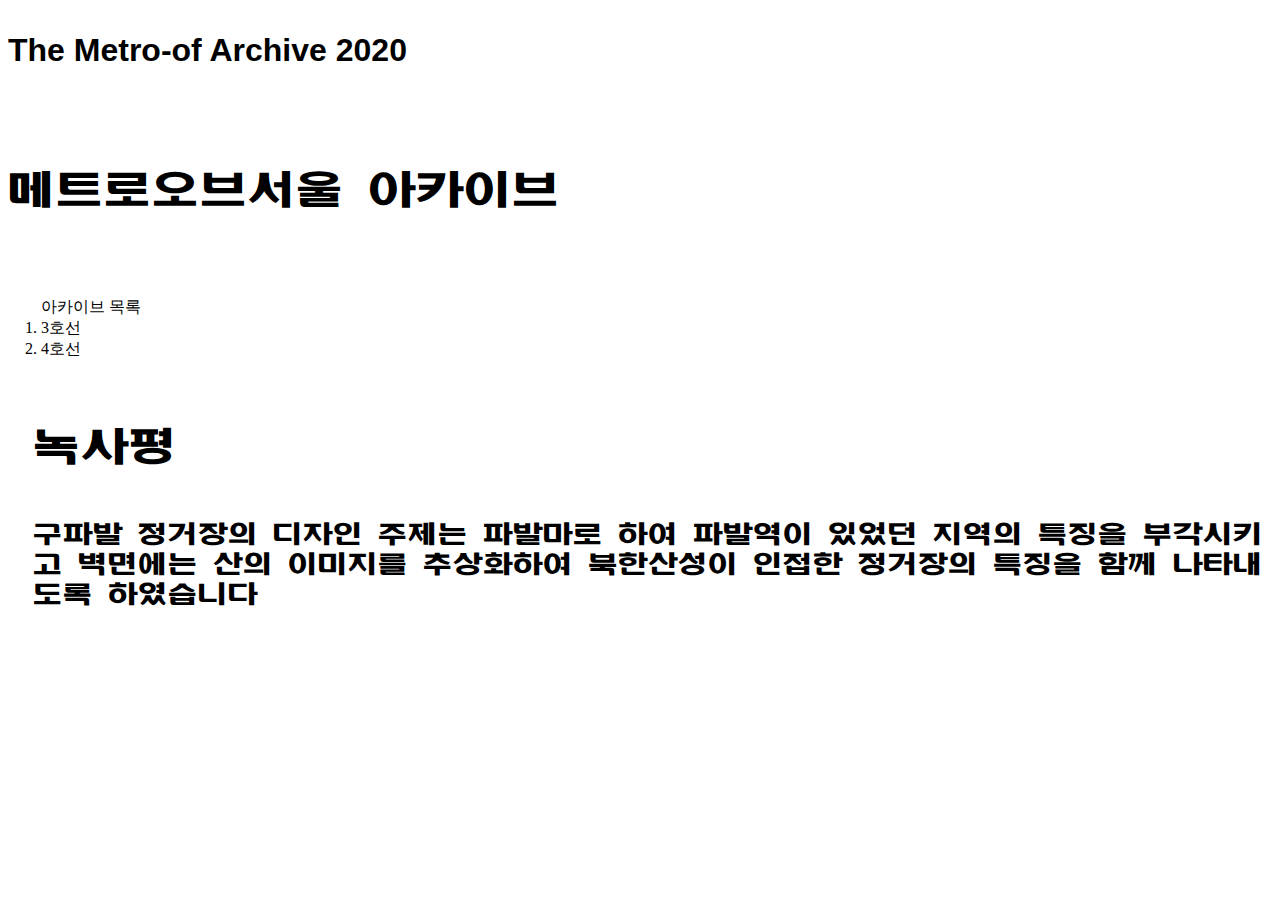
<file: index.html>
<!DOCTYPE html>
<html>

<head>
  <meta charset="utf-8">
  <link href="stylesheet.css" rel="stylesheet">
  <style>
    #grid {
      display: grid;
      grid-template-columns: 150px 1fr;
      border: 5px;
    }

    ol {
      padding-left: 33px;
    }

    #article {
      padding-left: 25px;
    }


    #font1 {
      font-family: 'helvetica';
      font-size: 2rem;
      font-weight: bold
    }

    #font2 {
      font-family: 'untitledTTF';
      font-size: 3rem;
      font-family: untitledTTF font-weight: bold;
      line-height: 1;
      font: bold 5rem/2
    }

    #font3 {
      font-family: 'untitledTTF';
      font-size: 30px;
      font-family: untitledTTF font-weight: bold;
      line-height: 1;
      font: bold 5rem/2
    }
  </style>

</head>

<title> The Metroof Archive </title>

<body>

  <p id="font1">
    The Metro-of Archive 2020
  </p>

  <br>
  <p id="font2">
    메트로오브서울 아카이브 </p>
  <br>

  <div id="grid">
    <ol>
      아카이브 목록
      <li> 3호선 </li>
      <li> 4호선 </li>
    </ol>
  </div>

  <div id="article">

    <p id="font2">
      녹사평 </p>

    <p id="font3">
      구파발 정거장의 디자인 주제는 파발마로 하여 파발역이 있었던 지역의 특징을 부각시키고
      벽면에는 산의 이미지를 추상화하여 북한산성이 인접한 정거장의 특징을 함께 나타내도록 하였습니다
    </p>
  </div>

</body>

</html>
</file>
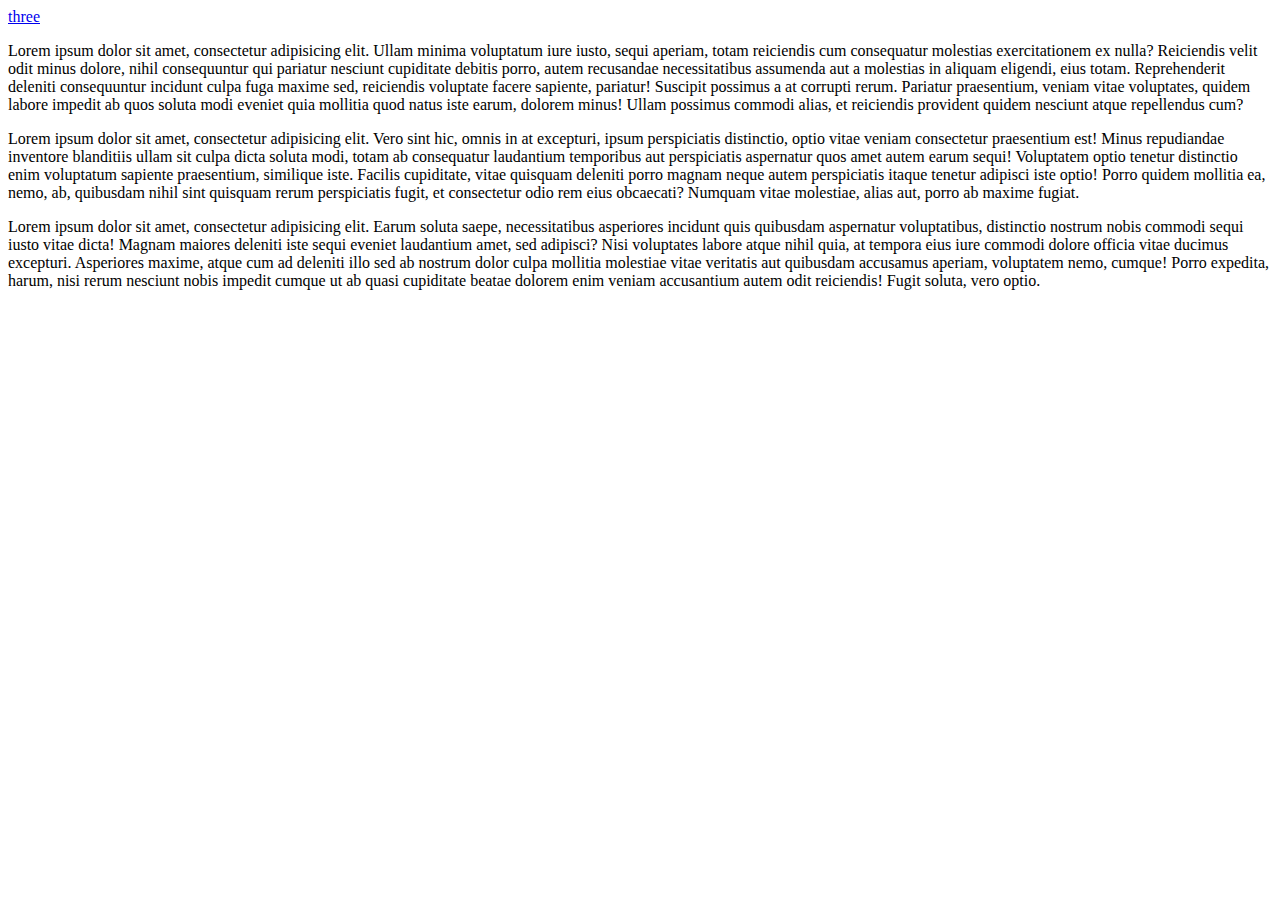
<file: hash.html>
<!doctype html>
<html>
  <body>
    <a href="#three">three</a>
    <p>
      Lorem ipsum dolor sit amet, consectetur adipisicing elit. Ullam minima voluptatum iure iusto, sequi aperiam, totam reiciendis cum consequatur molestias exercitationem ex nulla? Reiciendis velit odit minus dolore, nihil consequuntur qui pariatur nesciunt cupiditate debitis porro, autem recusandae necessitatibus assumenda aut a molestias in aliquam eligendi, eius totam. Reprehenderit deleniti consequuntur incidunt culpa fuga maxime sed, reiciendis voluptate facere sapiente, pariatur! Suscipit possimus a at corrupti rerum. Pariatur praesentium, veniam vitae voluptates, quidem labore impedit ab quos soluta modi eveniet quia mollitia quod natus iste earum, dolorem minus! Ullam possimus commodi alias, et reiciendis provident quidem nesciunt atque repellendus cum?
    </p>
    <p>
      Lorem ipsum dolor sit amet, consectetur adipisicing elit. Vero sint hic, omnis in at excepturi, ipsum perspiciatis distinctio, optio vitae veniam consectetur praesentium est! Minus repudiandae inventore blanditiis ullam sit culpa dicta soluta modi, totam ab consequatur laudantium temporibus aut perspiciatis aspernatur quos amet autem earum sequi! Voluptatem optio tenetur distinctio enim voluptatum sapiente praesentium, similique iste. Facilis cupiditate, vitae quisquam deleniti porro magnam neque autem perspiciatis itaque tenetur adipisci iste optio! Porro quidem mollitia ea, nemo, ab, quibusdam nihil sint quisquam rerum perspiciatis fugit, et consectetur odio rem eius obcaecati? Numquam vitae molestiae, alias aut, porro ab maxime fugiat.
    </p>
    <p id="three">
      Lorem ipsum dolor sit amet, consectetur adipisicing elit. Earum soluta saepe, necessitatibus asperiores incidunt quis quibusdam aspernatur voluptatibus, distinctio nostrum nobis commodi sequi iusto vitae dicta! Magnam maiores deleniti iste sequi eveniet laudantium amet, sed adipisci? Nisi voluptates labore atque nihil quia, at tempora eius iure commodi dolore officia vitae ducimus excepturi. Asperiores maxime, atque cum ad deleniti illo sed ab nostrum dolor culpa mollitia molestiae vitae veritatis aut quibusdam accusamus aperiam, voluptatem nemo, cumque! Porro expedita, harum, nisi rerum nesciunt nobis impedit cumque ut ab quasi cupiditate beatae dolorem enim veniam accusantium autem odit reiciendis! Fugit soluta, vero optio.
    </p>
    <script>
      if(location.hash) {
        console.log(location.hash.substr(1));
      } else {
      // Fragment doesn't exist
      }
    </script>
  </body>
</html>
</file>
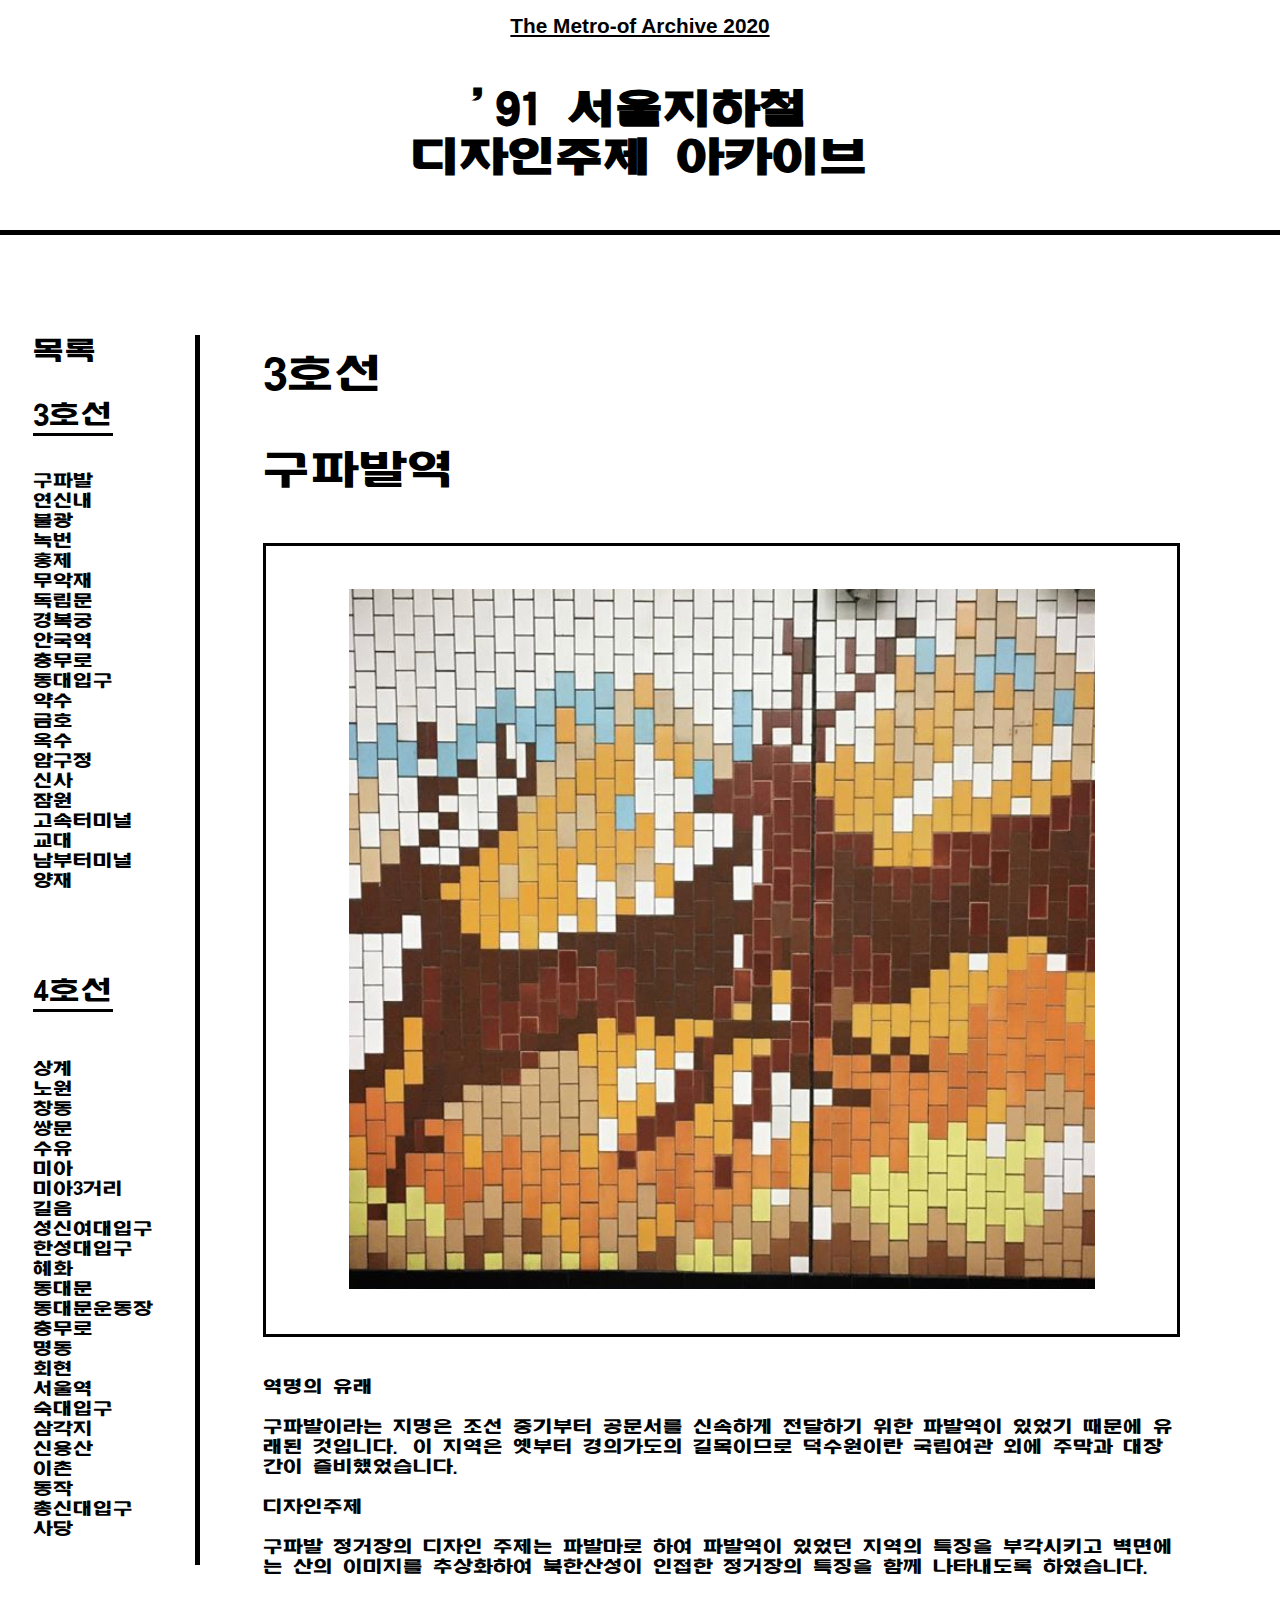
<file: line3.html>
<!DOCTYPE html>
<html>

<head>
  <title> The Metro-of-Archive </title>
  <meta charset="utf-8">
  <link href="main.css" rel="stylesheet">
  <link href="stylesheet.css" rel="stylesheet">

</head>

<body>
  <h1 { text-decoration-line : none}>
    <a href="index.html"> The Metro-of Archive 2020<br></a>
    <p id="font2">
      '91 서울지하철 <br> 디자인주제 아카이브 </p>
  </h1>
  <p id="font1">

  </p>

  <br>
  <br>

  <div id="grid">
    <ol id=font3>
      목록 <br><br>
      <a href="line3.html"> 3호선</a>
      <p id=font4>
        <br> 구파발
        <br> 연신내
        <br> 불광
        <br> 녹번
        <br> 홍제
        <br> 무악재
        <br> 독립문
        <br> 경복궁
        <br> 안국역
        <br> 충무로
        <br> 동대입구
        <br> 약수
        <br> 금호
        <br> 옥수
        <br> 압구정
        <br> 신사
        <br> 잠원
        <br> 고속터미널
        <br> 교대
        <br> 남부터미널
        <br> 양재
      </p>
      <br>

      <p><a href="line4.html"> 4호선 </a></p>
      <p id=font4>
        <br> 상계
        <br> 노원
        <br> 창동
        <br> 쌍문
        <br> 수유
        <br> 미아
        <br> 미아3거리
        <br> 길음
        <br> 성신여대입구
        <br> 한성대입구
        <br> 혜화
        <br> 동대문
        <br> 동대문운동장
        <br> 충무로
        <br> 명동
        <br> 회현
        <br> 서울역
        <br> 숙대입구
        <br> 삼각지
        <br> 신용산
        <br> 이촌
        <br> 동작
        <br> 총신대입구
        <br> 사당
      </p>
    </ol>
    <div id="article">
      <p id="font2">
        3호선

        <br><br>
        구파발역

        <br>

      <div id="boxtype">
        <br> <img src="main.png" alt="main"> </p>
      </div>


      <p id="font4">
        <br>
        역명의 유래
        <br><br>
        구파발이라는 지명은 조선 중기부터 공문서를 신속하게 전달하기 위한 파발역이 있었기 때문에 유래된 것입니다. 이 지역은 옛부터 경의가도의 길목이므로 덕수원이란 국립여관 외에 주막과 대장간이 즐비했었습니다.

        <br>
        <br>

        디자인주제
        <br><br>
        구파발 정거장의 디자인 주제는 파발마로 하여 파발역이 있었던 지역의 특징을 부각시키고 벽면에는 산의 이미지를 추상화하여 북한산성이 인접한 정거장의 특징을 함께 나타내도록 하였습니다.




    </div>

  </div>



</body>

</html>
</file>
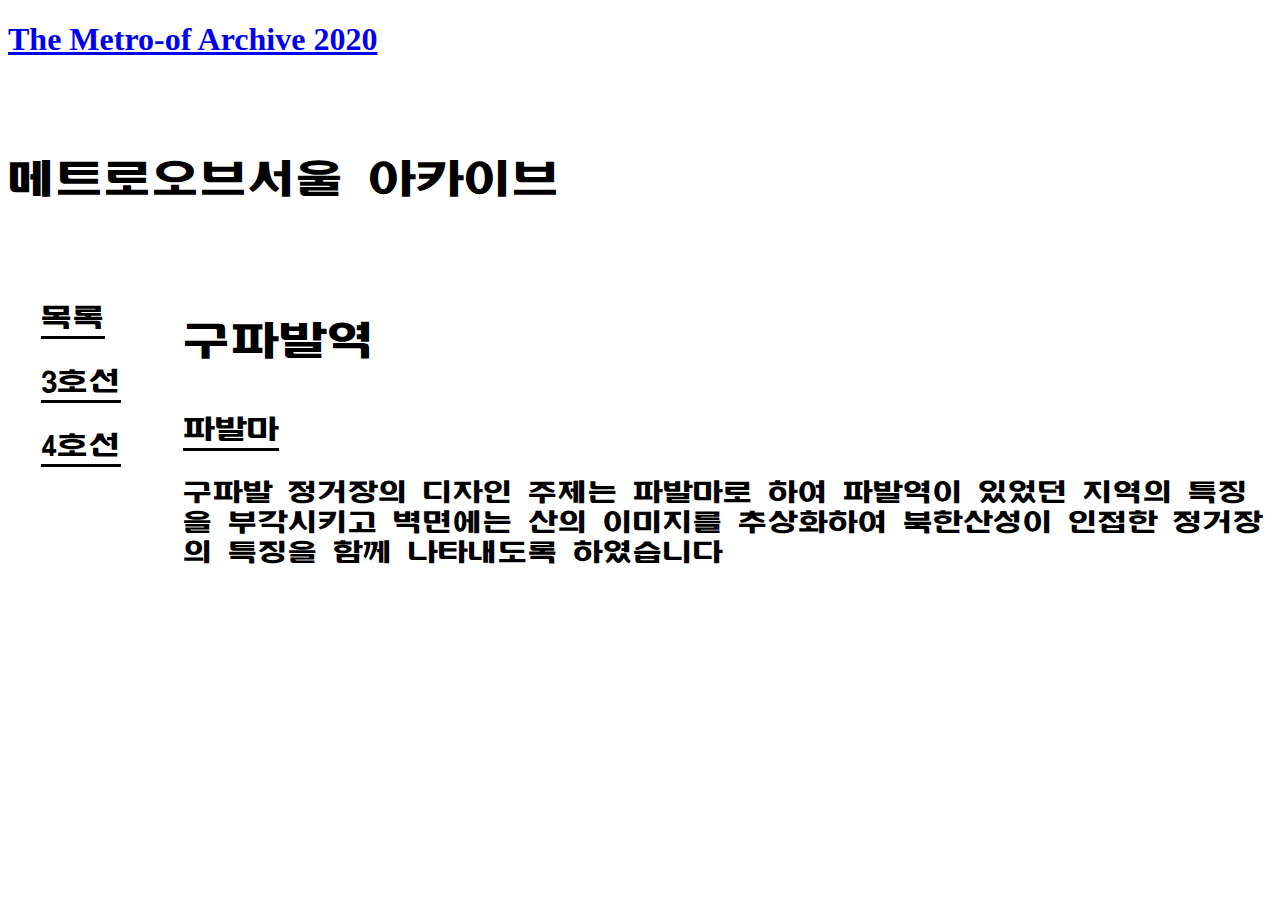
<file: line4.html>
<!DOCTYPE html>

<html>

<head>
  <title> The Metro-of-Archive </title>
  <meta charset="utf-8">
  <style>
    #h1 {
      color: black;
      font-family: 'helvetica';
      font-size: 2rem;
      font-weight: bold;
    }

    #grid {
      display: grid;
      grid-template-columns: 150px 1fr;
      border: 5px;
    }

    ol {
      padding-left: 33px;
    }

    #article {
      padding-left: 25px;
    }


    #font1 {
      font-family: 'helvetica';
      font-size: 2rem;
      font-weight: bold
    }

    #font2 {
      font-family: 'untitledTTF';
      font-size: 3rem;
      font-family: untitledTTF font-weight: bold;
      line-height: 1;
      font: bold 5rem/2
    }

    #font3 {
      font-family: 'untitledTTF';
      font-size: 2rem;
      text-decoration: underline;
      font-family: untitledTTF font-weight: bold;
      line-height: 1;
      font: bold 5rem/2
    }


    #font4 {
      font-family: 'untitledTTF';
      font-size: 30px;
      font-family: untitledTTF font-weight: bold;
      line-height: 1;
      font: bold 5rem/2
    }
  </style>
  <link href="stylesheet.css" rel="stylesheet">
</head>



<body>
  <h1 style="color:black;"><a href="index.html"> The Metro-of Archive 2020 </a></h1>
  <p id="font1">

  </p>

  <br>
  <p id="font2">
    메트로오브서울 아카이브 </p>
  <br>

  <div id="grid">
    <ol {color: blue;} id=font3>
      목록
      <p> 3호선 </p>
      <p> 4호선 </p>
    </ol>
    <div id="article">

      <p id="font2">
        구파발역 </p>

      <p id="font3">
        파발마 </p>

      <p id="font4">
        구파발 정거장의 디자인 주제는 파발마로 하여 파발역이 있었던 지역의 특징을 부각시키고
        벽면에는 산의 이미지를 추상화하여 북한산성이 인접한 정거장의 특징을 함께 나타내도록 하였습니다
      </p>
    </div>

  </div>



</body>

</html>
</file>
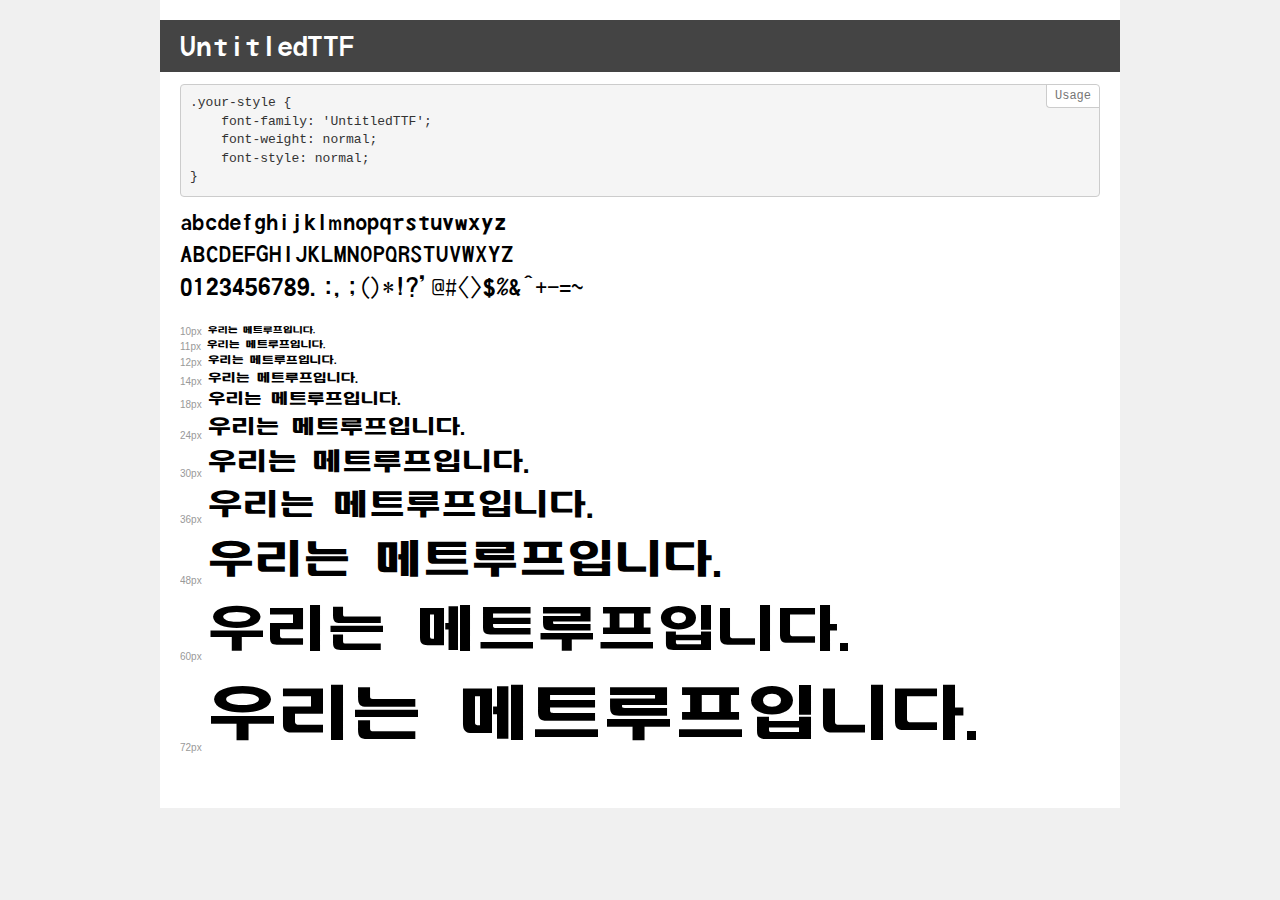
<file: subwayfont/demo.html>
<!DOCTYPE html>
<html lang="en">
<head>
    <meta charset="utf-8">
    <meta http-equiv="X-UA-Compatible" content="IE=edge">
    <meta name="viewport" content="width=device-width, initial-scale=1">
    <meta name="robots" content="noindex, noarchive">
    <meta name="format-detection" content="telephone=no">
    <title>Transfonter demo</title>
    <link href="stylesheet.css" rel="stylesheet">
    <style>
        /*
        http://meyerweb.com/eric/tools/css/reset/
        v2.0 | 20110126
        License: none (public domain)
        */
        html, body, div, span, applet, object, iframe,
        h1, h2, h3, h4, h5, h6, p, blockquote, pre,
        a, abbr, acronym, address, big, cite, code,
        del, dfn, em, img, ins, kbd, q, s, samp,
        small, strike, strong, sub, sup, tt, var,
        b, u, i, center,
        dl, dt, dd, ol, ul, li,
        fieldset, form, label, legend,
        table, caption, tbody, tfoot, thead, tr, th, td,
        article, aside, canvas, details, embed,
        figure, figcaption, footer, header, hgroup,
        menu, nav, output, ruby, section, summary,
        time, mark, audio, video {
            margin: 0;
            padding: 0;
            border: 0;
            font-size: 100%;
            font: inherit;
            vertical-align: baseline;
        }
        /* HTML5 display-role reset for older browsers */
        article, aside, details, figcaption, figure,
        footer, header, hgroup, menu, nav, section {
            display: block;
        }
        body {
            line-height: 1;
        }
        ol, ul {
            list-style: none;
        }
        blockquote, q {
            quotes: none;
        }
        blockquote:before, blockquote:after,
        q:before, q:after {
            content: '';
            content: none;
        }
        table {
            border-collapse: collapse;
            border-spacing: 0;
        }
        /* demo styles */
        body {
            background: #f0f0f0;
            color: #000;
        }
        .page {
            background: #fff;
            width: 920px;
            margin: 0 auto;
            padding: 20px 20px 0 20px;
            overflow: hidden;
        }
        .font-container {
            overflow-x: auto;
            overflow-y: hidden;
            margin-bottom: 40px;
            line-height: 1.3;
            white-space: nowrap;
            padding-bottom: 5px;
        }
        h1 {
            position: relative;
            background: #444;
            font-size: 32px;
            color: #fff;
            padding: 10px 20px;
            margin: 0 -20px 12px -20px;
        }
        .letters {
            font-size: 25px;
            margin-bottom: 20px;
        }
        .s10:before {
            content: '10px';
        }
        .s11:before {
            content: '11px';
        }
        .s12:before {
            content: '12px';
        }
        .s14:before {
            content: '14px';
        }
        .s18:before {
            content: '18px';
        }
        .s24:before {
            content: '24px';
        }
        .s30:before {
            content: '30px';
        }
        .s36:before {
            content: '36px';
        }
        .s48:before {
            content: '48px';
        }
        .s60:before {
            content: '60px';
        }
        .s72:before {
            content: '72px';
        }
        .s10:before, .s11:before, .s12:before, .s14:before,
        .s18:before, .s24:before, .s30:before, .s36:before,
        .s48:before, .s60:before, .s72:before {
            font-family: Arial, sans-serif;
            font-size: 10px;
            font-weight: normal;
            font-style: normal;
            color: #999;
            padding-right: 6px;
        }
        pre {
            display: block;
            position: relative;
            padding: 9px;
            margin: 0 0 10px;
            font-family: Monaco, Menlo, Consolas, "Courier New", monospace;
            font-size: 13px;
            line-height: 1.428571429;
            color: #333;
            font-weight: normal;
            font-style: normal;
            background-color: #f5f5f5;
            border: 1px solid #ccc;
            overflow-x: auto;
            border-radius: 4px;
        }
        pre:after {
            display: block;
            position: absolute;
            right: 0;
            top: 0;
            content: 'Usage';
            line-height: 1;
            padding: 5px 8px;
            font-size: 12px;
            color: #767676;
            background-color: #fff;
            border: 1px solid #ccc;
            border-right: none;
            border-top: none;
            border-radius: 0 4px 0 4px;
            z-index: 10;
        }
        /* responsive */
        @media (max-width: 959px) {
            .page {
                width: auto;
                margin: 0;
            }
        }
    </style>
</head>
<body>
<div class="page">
    <div class="demo">
        <h1 style="font-family: 'UntitledTTF'; font-weight: normal; font-style: normal;">UntitledTTF</h1>
        <pre>.your-style {
    font-family: 'UntitledTTF';
    font-weight: normal;
    font-style: normal;
}</pre>
        <div class="font-container" style="font-family: 'UntitledTTF'; font-weight: normal; font-style: normal;">
            <p class="letters">
                abcdefghijklmnopqrstuvwxyz<br>
ABCDEFGHIJKLMNOPQRSTUVWXYZ<br>
                0123456789.:,;()*!?'@#<>$%&^+-=~
            </p>
            <p class="s10" style="font-size: 10px;">우리는 메트루프입니다.</p>
            <p class="s11" style="font-size: 11px;">우리는 메트루프입니다.</p>
            <p class="s12" style="font-size: 12px;">우리는 메트루프입니다.</p>
            <p class="s14" style="font-size: 14px;">우리는 메트루프입니다.</p>
            <p class="s18" style="font-size: 18px;">우리는 메트루프입니다.</p>
            <p class="s24" style="font-size: 24px;">우리는 메트루프입니다.</p>
            <p class="s30" style="font-size: 30px;">우리는 메트루프입니다.</p>
            <p class="s36" style="font-size: 36px;">우리는 메트루프입니다.</p>
            <p class="s48" style="font-size: 48px;">우리는 메트루프입니다.</p>
            <p class="s60" style="font-size: 60px;">우리는 메트루프입니다.</p>
            <p class="s72" style="font-size: 72px;">우리는 메트루프입니다.</p>
        </div>
    </div>
</div>
</body>
</html>
</file>
